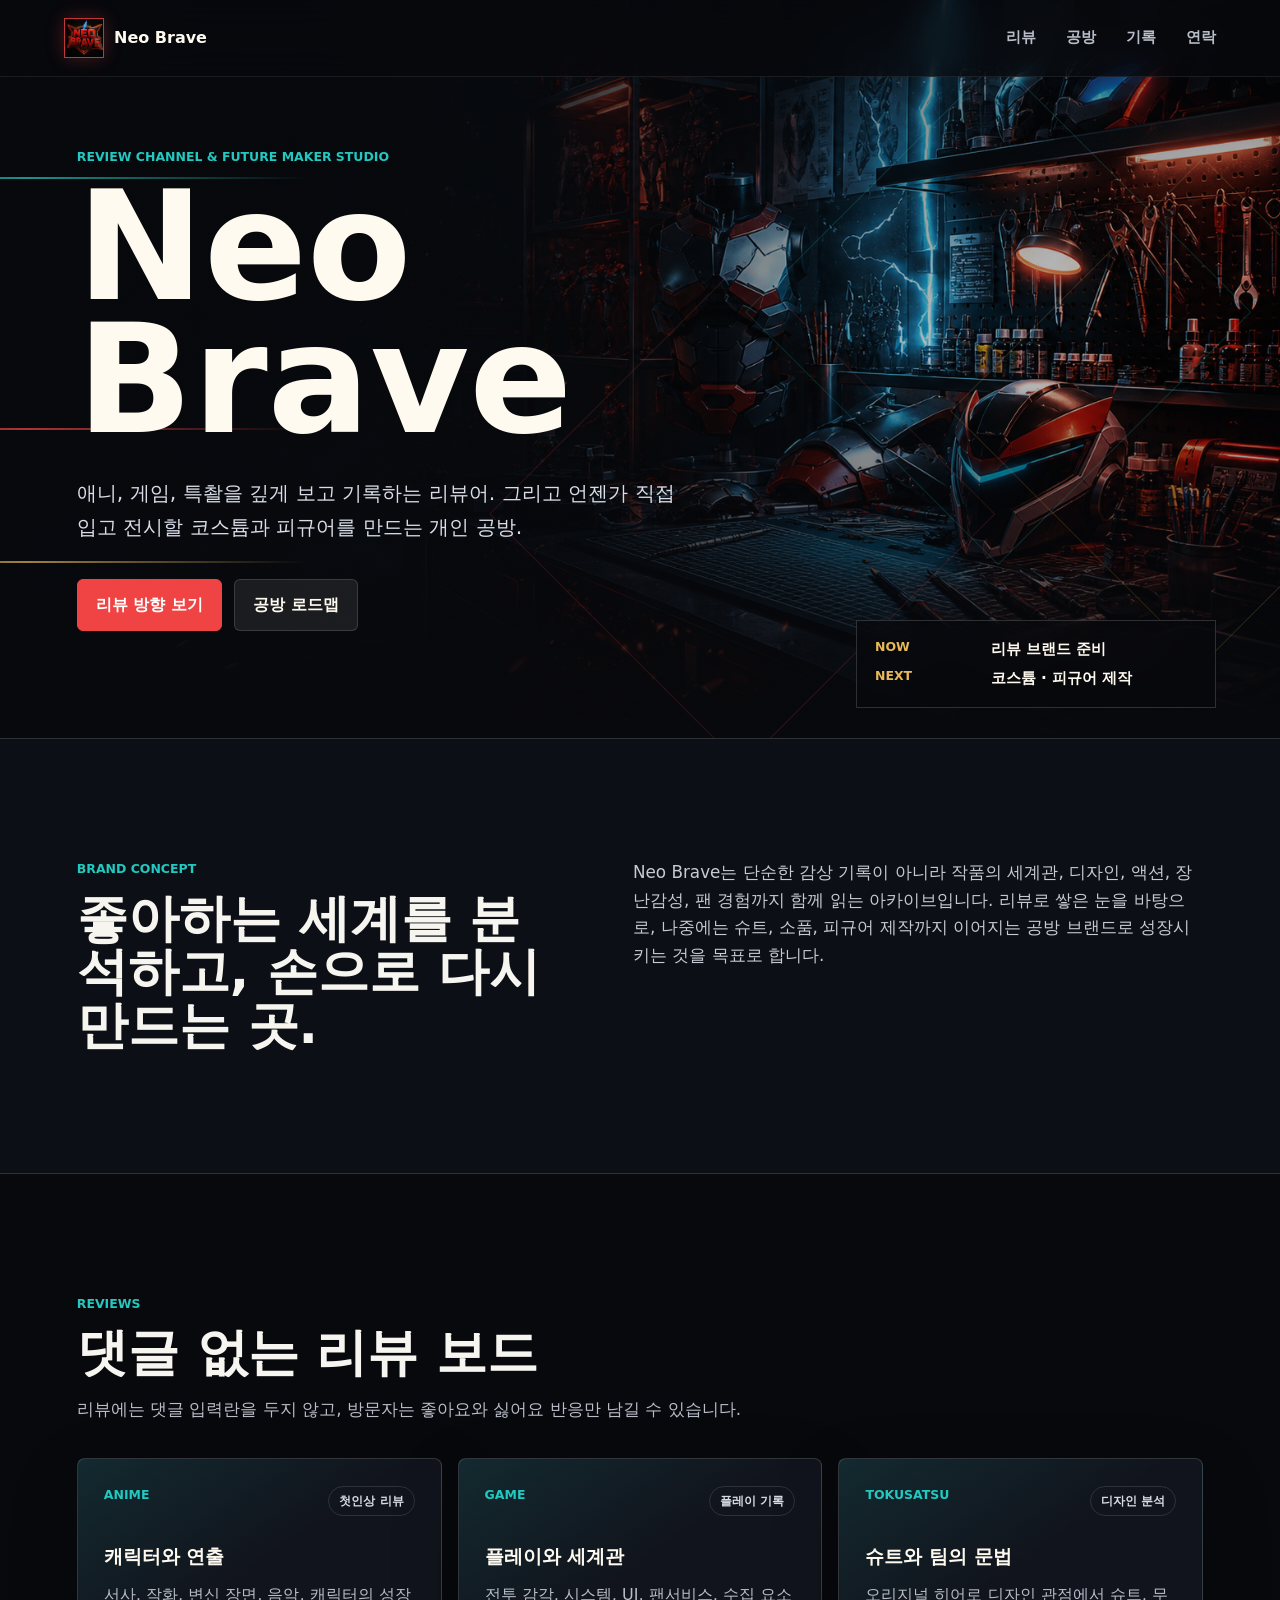
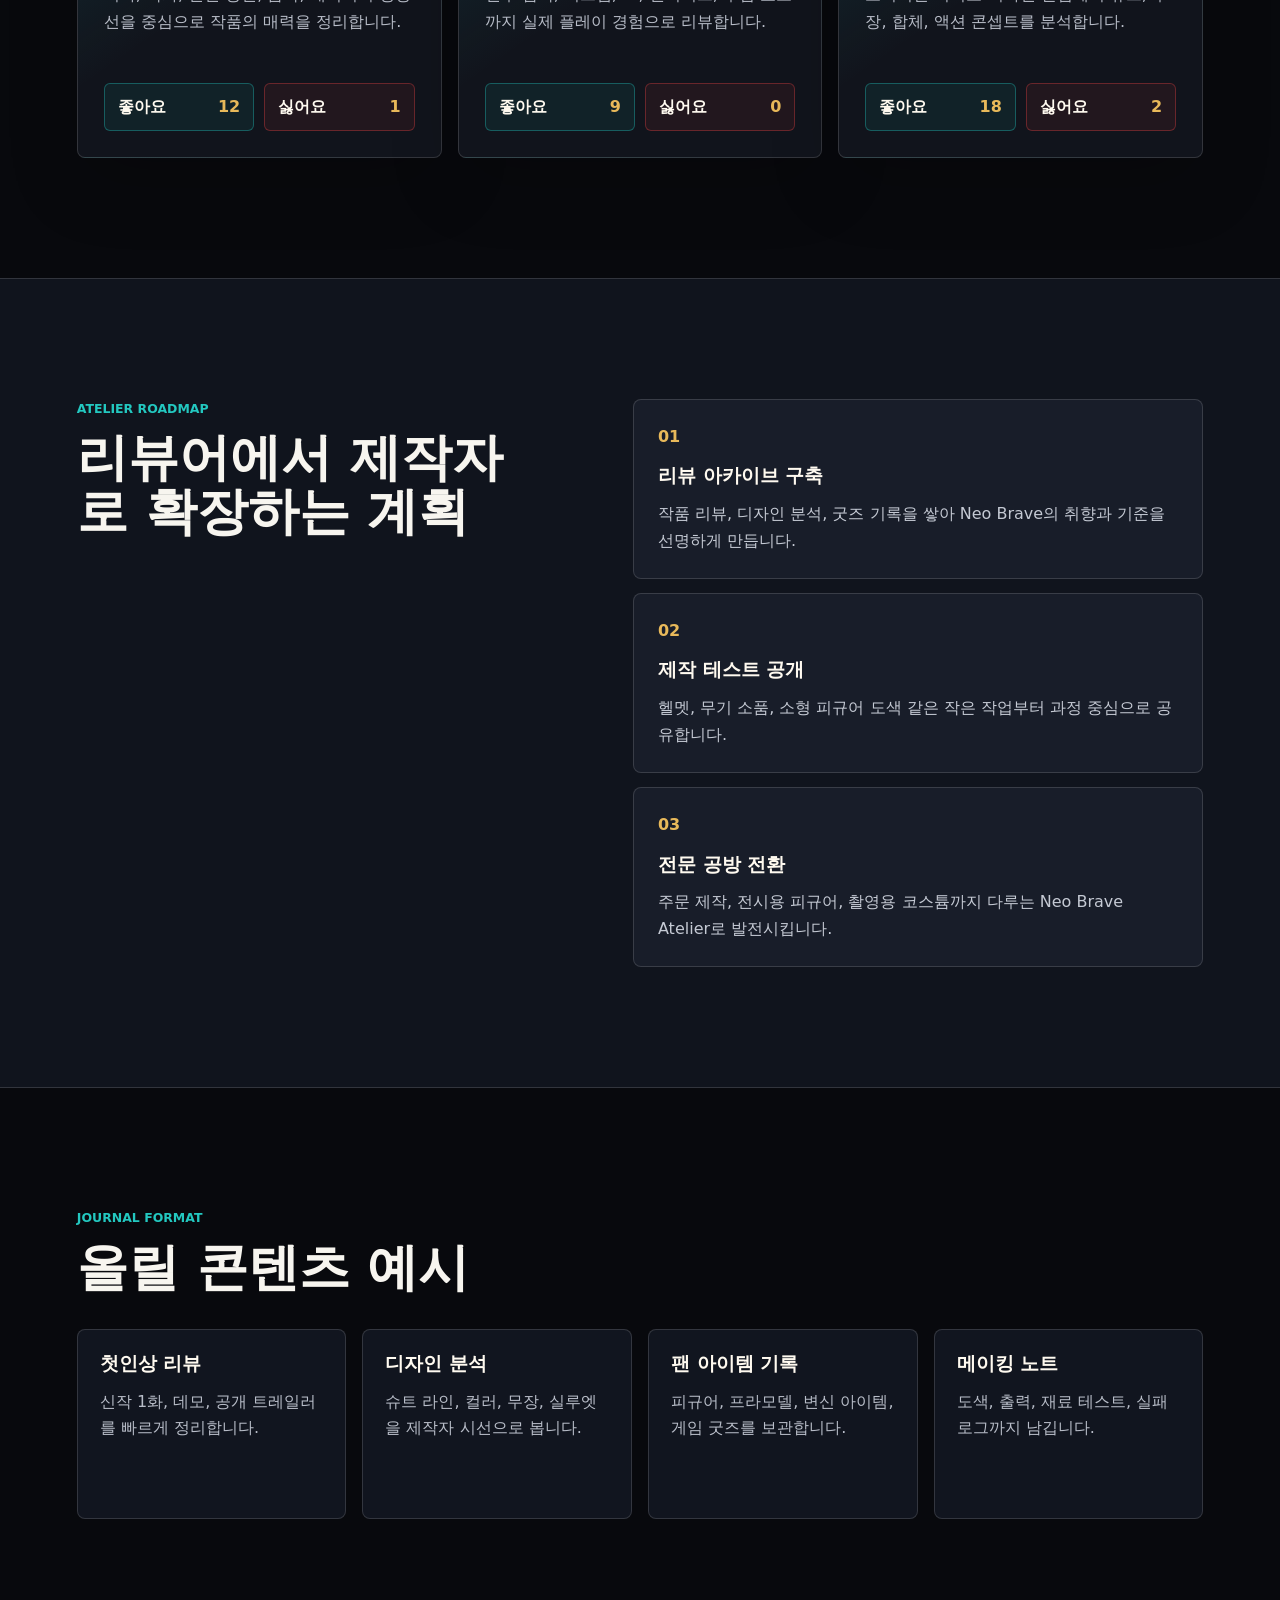
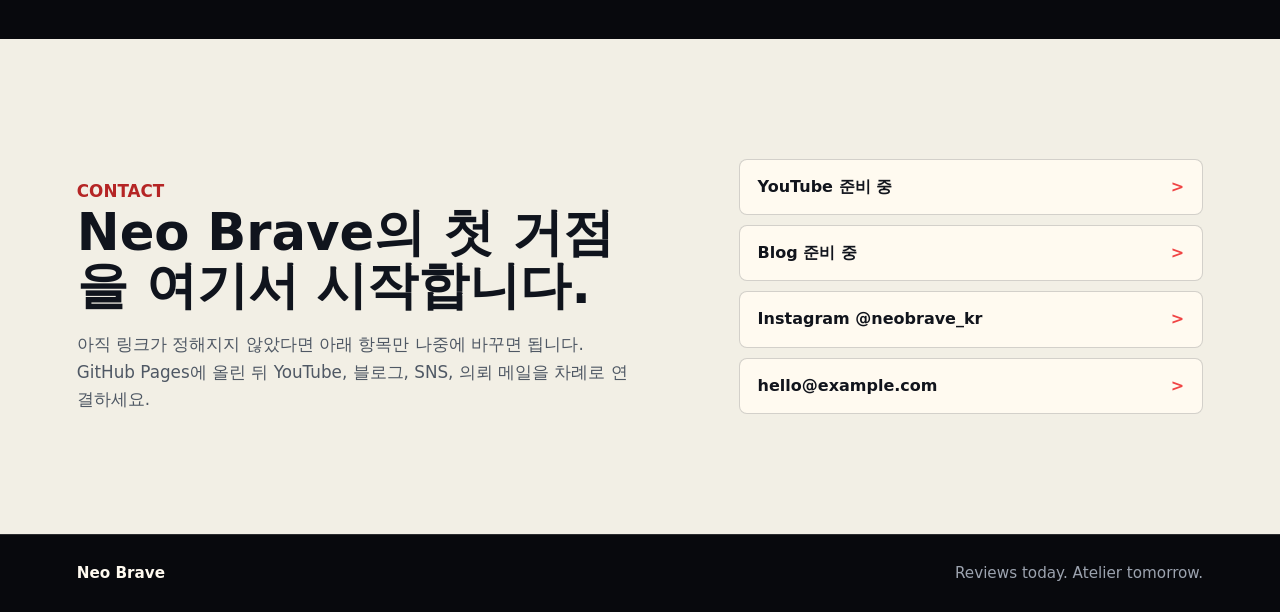
<file: index.html>
<!doctype html>
<html lang="ko">
  <head>
    <meta charset="utf-8" />
    <meta name="viewport" content="width=device-width, initial-scale=1" />
    <meta
      name="description"
      content="Neo Brave는 애니, 게임, 특촬 리뷰에서 출발해 코스튬과 피규어 제작으로 확장하는 개인 제작소입니다."
    />
    <title>Neo Brave | 리뷰와 제작의 개인 공방</title>
    <link rel="stylesheet" href="styles.css" />
  </head>
  <body>
    <header class="site-header" aria-label="주요 메뉴">
      <a class="brand-mark" href="#top" aria-label="Neo Brave 홈">
        <span class="brand-symbol" aria-hidden="true"></span>
        <span>Neo Brave</span>
      </a>
      <nav class="nav-links" aria-label="페이지 이동">
        <a href="#reviews">리뷰</a>
        <a href="#atelier">공방</a>
        <a href="#journal">기록</a>
        <a href="#contact">연락</a>
      </nav>
    </header>

    <main id="top">
      <section class="hero" aria-labelledby="hero-title">
        <img class="hero-image" src="assets/neo-brave-workshop.png" alt="" />
        <div class="hero-shade" aria-hidden="true"></div>
        <div class="motion-grid" aria-hidden="true">
          <span></span>
          <span></span>
          <span></span>
        </div>
        <div class="signal-lines" aria-hidden="true">
          <span></span>
          <span></span>
          <span></span>
        </div>
        <div class="hero-content">
          <p class="eyebrow" data-bind="brand.eyebrow">Review Channel & Future Maker Studio</p>
          <h1 id="hero-title" data-bind="brand.heroTitle">Neo Brave</h1>
          <p class="hero-copy" data-bind="brand.heroCopy">
            애니, 게임, 특촬을 깊게 보고 기록하는 리뷰어. 그리고 언젠가 직접 입고 전시할
            코스튬과 피규어를 만드는 개인 공방.
          </p>
          <div class="hero-actions" aria-label="주요 이동">
            <a class="button primary" href="#reviews">리뷰 방향 보기</a>
            <a class="button secondary" href="#atelier">공방 로드맵</a>
          </div>
        </div>
        <div class="hero-status" aria-label="Neo Brave 현재 상태">
          <span>Now</span>
          <strong data-bind="brand.nowStatus">리뷰 브랜드 준비</strong>
          <span>Next</span>
          <strong data-bind="brand.nextStatus">코스튬 · 피규어 제작</strong>
        </div>
      </section>

      <section class="intro-section" aria-labelledby="intro-title">
        <div class="section-inner split">
          <div>
            <p class="section-kicker">Brand Concept</p>
            <h2 id="intro-title" data-bind="brand.introTitle">좋아하는 세계를 분석하고, 손으로 다시 만드는 곳.</h2>
          </div>
          <p data-bind="brand.introCopy">
            Neo Brave는 단순한 감상 기록이 아니라 작품의 세계관, 디자인, 액션, 장난감성,
            팬 경험까지 함께 읽는 아카이브입니다. 리뷰로 쌓은 눈을 바탕으로, 나중에는
            슈트, 소품, 피규어 제작까지 이어지는 공방 브랜드로 성장시키는 것을 목표로 합니다.
          </p>
        </div>
      </section>

      <section class="content-section" id="reviews" aria-labelledby="reviews-title">
        <div class="section-inner">
          <div class="section-heading">
            <p class="section-kicker">Reviews</p>
            <h2 id="reviews-title">댓글 없는 리뷰 보드</h2>
            <p class="section-note">
              리뷰에는 댓글 입력란을 두지 않고, 방문자는 좋아요와 싫어요 반응만 남길 수 있습니다.
            </p>
          </div>
          <div class="review-board" data-review-list aria-live="polite">
            <article class="review-card is-loading">
              <span class="card-label">Loading</span>
              <h3>리뷰를 불러오는 중</h3>
              <p>리뷰 데이터를 준비하는 중입니다.</p>
            </article>
          </div>
        </div>
      </section>

      <section class="atelier-section" id="atelier" aria-labelledby="atelier-title">
        <div class="section-inner split">
          <div>
            <p class="section-kicker">Atelier Roadmap</p>
            <h2 id="atelier-title">리뷰어에서 제작자로 확장하는 계획</h2>
          </div>
          <div class="timeline" aria-label="공방 성장 단계">
            <article class="timeline-item">
              <span>01</span>
              <h3>리뷰 아카이브 구축</h3>
              <p>작품 리뷰, 디자인 분석, 굿즈 기록을 쌓아 Neo Brave의 취향과 기준을 선명하게 만듭니다.</p>
            </article>
            <article class="timeline-item">
              <span>02</span>
              <h3>제작 테스트 공개</h3>
              <p>헬멧, 무기 소품, 소형 피규어 도색 같은 작은 작업부터 과정 중심으로 공유합니다.</p>
            </article>
            <article class="timeline-item">
              <span>03</span>
              <h3>전문 공방 전환</h3>
              <p>주문 제작, 전시용 피규어, 촬영용 코스튬까지 다루는 Neo Brave Atelier로 발전시킵니다.</p>
            </article>
          </div>
        </div>
      </section>

      <section class="content-section" id="journal" aria-labelledby="journal-title">
        <div class="section-inner">
          <div class="section-heading">
            <p class="section-kicker">Journal Format</p>
            <h2 id="journal-title">올릴 콘텐츠 예시</h2>
          </div>
          <div class="card-grid four">
            <article class="mini-card">
              <h3>첫인상 리뷰</h3>
              <p>신작 1화, 데모, 공개 트레일러를 빠르게 정리합니다.</p>
            </article>
            <article class="mini-card">
              <h3>디자인 분석</h3>
              <p>슈트 라인, 컬러, 무장, 실루엣을 제작자 시선으로 봅니다.</p>
            </article>
            <article class="mini-card">
              <h3>팬 아이템 기록</h3>
              <p>피규어, 프라모델, 변신 아이템, 게임 굿즈를 보관합니다.</p>
            </article>
            <article class="mini-card">
              <h3>메이킹 노트</h3>
              <p>도색, 출력, 재료 테스트, 실패 로그까지 남깁니다.</p>
            </article>
          </div>
        </div>
      </section>

      <section class="contact-section" id="contact" aria-labelledby="contact-title">
        <div class="section-inner contact-layout">
          <div>
            <p class="section-kicker">Contact</p>
            <h2 id="contact-title">Neo Brave의 첫 거점을 여기서 시작합니다.</h2>
            <p>
              아직 링크가 정해지지 않았다면 아래 항목만 나중에 바꾸면 됩니다. GitHub Pages에 올린 뒤
              YouTube, 블로그, SNS, 의뢰 메일을 차례로 연결하세요.
            </p>
          </div>
          <div class="contact-links" data-contact-list aria-label="외부 링크">
            <a href="#" aria-label="YouTube 링크 준비 중">YouTube 준비 중</a>
            <a href="#" aria-label="Blog 링크 준비 중">Blog 준비 중</a>
            <a href="https://www.instagram.com/neobrave_kr/" aria-label="Neo Brave Instagram">Instagram @neobrave_kr</a>
            <a href="mailto:hello@example.com">hello@example.com</a>
          </div>
        </div>
      </section>
    </main>

    <footer class="site-footer">
      <span>Neo Brave</span>
      <span data-bind="brand.footerTagline">Reviews today. Atelier tomorrow.</span>
    </footer>
    <script src="data.js"></script>
    <script src="script.js"></script>
  </body>
</html>
</file>
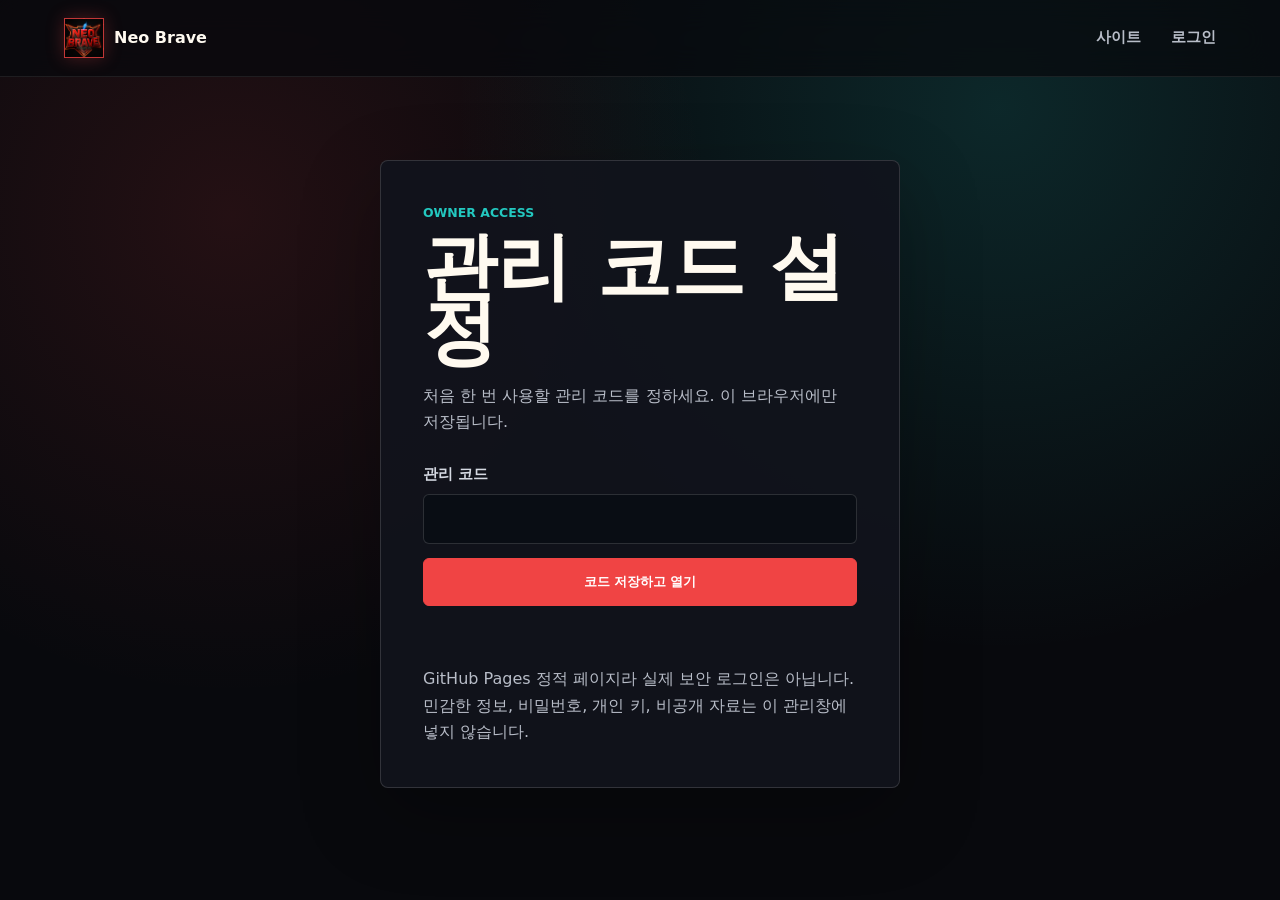
<file: admin.html>
<!doctype html>
<html lang="ko">
  <head>
    <meta charset="utf-8" />
    <meta name="viewport" content="width=device-width, initial-scale=1" />
    <title>Neo Brave 관리창</title>
    <link rel="stylesheet" href="styles.css" />
  </head>
  <body class="admin-page admin-locked">
    <header class="site-header" aria-label="관리 메뉴">
      <a class="brand-mark" href="index.html" aria-label="Neo Brave 홈">
        <span class="brand-symbol">NB</span>
        <span>Neo Brave</span>
      </a>
      <nav class="nav-links" aria-label="관리 이동" data-admin-nav>
        <a href="index.html">사이트</a>
        <a href="#brand-admin" data-admin-private hidden>브랜드</a>
        <a href="#review-admin" data-admin-private hidden>리뷰</a>
        <a href="#contact-admin" data-admin-private hidden>연락</a>
        <button class="nav-button" type="button" data-admin-auth-toggle>로그인</button>
      </nav>
    </header>

    <main class="admin-login-shell" data-admin-login>
      <section class="admin-login-card" aria-labelledby="admin-auth-title">
        <p class="eyebrow">Owner Access</p>
        <h1 id="admin-auth-title" data-admin-auth-title>관리 로그인</h1>
        <p data-admin-auth-copy>관리 코드를 입력하면 관리창이 열립니다.</p>
        <form data-admin-auth-form>
          <label>
            관리 코드
            <input name="passcode" type="password" autocomplete="current-password" required />
          </label>
          <button class="button primary" type="submit" data-admin-auth-button>관리창 열기</button>
        </form>
        <p class="admin-auth-status" data-admin-auth-status aria-live="polite"></p>
        <button class="admin-reset-code" type="button" data-admin-reset-code hidden>
          관리 코드 다시 설정
        </button>
        <p class="admin-help">
          GitHub Pages 정적 페이지라 실제 보안 로그인은 아닙니다. 민감한 정보, 비밀번호, 개인 키,
          비공개 자료는 이 관리창에 넣지 않습니다.
        </p>
      </section>
    </main>

    <main class="admin-shell" data-admin-content hidden>
      <section class="admin-hero" aria-labelledby="admin-title">
        <p class="eyebrow">Owner Control Room</p>
        <h1 id="admin-title">관리창</h1>
        <p>
          사이트 문구, 리뷰 게시글, 연락처를 직접 바꿀 수 있습니다. 댓글 기능은 없고, 리뷰에는
          좋아요와 싫어요 반응만 표시됩니다.
        </p>
      </section>

      <section class="admin-grid" aria-label="관리 패널">
        <form class="admin-panel" id="brand-admin">
          <div class="admin-panel-heading">
            <p class="section-kicker">Brand</p>
            <h2>첫 화면 관리</h2>
          </div>
          <label>
            상단 문구
            <input name="eyebrow" type="text" />
          </label>
          <label>
            메인 이름
            <input name="heroTitle" type="text" />
          </label>
          <label>
            소개 문장
            <textarea name="heroCopy" rows="4"></textarea>
          </label>
          <div class="form-pair">
            <label>
              현재 상태
              <input name="nowStatus" type="text" />
            </label>
            <label>
              다음 목표
              <input name="nextStatus" type="text" />
            </label>
          </div>
          <label>
            브랜드 설명 제목
            <input name="introTitle" type="text" />
          </label>
          <label>
            브랜드 설명 본문
            <textarea name="introCopy" rows="5"></textarea>
          </label>
          <label>
            푸터 문구
            <input name="footerTagline" type="text" />
          </label>
          <button class="button primary" type="submit">브랜드 저장</button>
        </form>

        <section class="admin-panel" id="review-admin">
          <div class="admin-panel-heading">
            <p class="section-kicker">Reviews</p>
            <h2>리뷰 관리</h2>
          </div>
          <form class="review-editor" data-review-form>
            <input name="id" type="hidden" />
            <label>
              분류
              <input name="category" type="text" placeholder="Anime / Game / Tokusatsu" />
            </label>
            <label>
              제목
              <input name="title" type="text" />
            </label>
            <label>
              요약
              <textarea name="summary" rows="4"></textarea>
            </label>
            <div class="form-pair">
              <label>
                태그
                <input name="tag" type="text" />
              </label>
              <label>
                좋아요 기본값
                <input name="likes" type="number" min="0" />
              </label>
            </div>
            <label>
              싫어요 기본값
              <input name="dislikes" type="number" min="0" />
            </label>
            <div class="admin-actions">
              <button class="button primary" type="submit">리뷰 저장</button>
              <button class="button secondary" type="button" data-clear-review>새 리뷰 작성</button>
            </div>
          </form>
          <div class="admin-list" data-review-admin-list aria-live="polite"></div>
        </section>

        <section class="admin-panel" id="contact-admin">
          <div class="admin-panel-heading">
            <p class="section-kicker">Links</p>
            <h2>연락처 관리</h2>
          </div>
          <div class="admin-list" data-contact-admin-list></div>
          <button class="button secondary" type="button" data-add-contact>연락처 추가</button>
        </section>

        <section class="admin-panel wide">
          <div class="admin-panel-heading">
            <p class="section-kicker">Data</p>
            <h2>백업과 초기화</h2>
          </div>
          <p class="admin-help">
            저장한 내용은 이 브라우저에 보관됩니다. 공개 사이트의 기본 내용을 바꾸려면 내보낸 데이터를
            `data.js`에 반영하는 방식으로 확장할 수 있습니다.
          </p>
          <textarea data-data-box rows="10" spellcheck="false"></textarea>
          <div class="admin-actions">
            <button class="button primary" type="button" data-export-data>현재 데이터 보기</button>
            <button class="button secondary" type="button" data-import-data>붙여넣은 데이터 적용</button>
            <button class="button secondary danger" type="button" data-reset-data>초기값으로 되돌리기</button>
          </div>
        </section>
      </section>
    </main>

    <script src="data.js"></script>
    <script src="admin.js"></script>
  </body>
</html>
</file>
<file: styles.css>
:root {
  --bg: #08090d;
  --panel: #11141c;
  --panel-strong: #181d29;
  --text: #f7f5ef;
  --muted: #b8bdc8;
  --line: rgba(255, 255, 255, 0.14);
  --red: #f04444;
  --teal: #23c8c0;
  --gold: #e8b95a;
  --white-soft: #fffaf0;
  --max: 1160px;
  --brand-logo-image: url("assets/neo-brave-logo-animated.png"), url("assets/neo-brave-logo.svg");
  --hero-workshop-image: url("assets/neo-brave-workshop.png");
}

* {
  box-sizing: border-box;
}

[hidden] {
  display: none !important;
}

html {
  scroll-behavior: smooth;
}

body {
  margin: 0;
  min-width: 320px;
  background: var(--bg);
  color: var(--text);
  font-family: "Pretendard", "Noto Sans KR", "Segoe UI", system-ui, sans-serif;
  line-height: 1.65;
}

body::selection {
  background: var(--red);
  color: var(--white-soft);
}

a {
  color: inherit;
  text-decoration: none;
}

.site-header {
  position: fixed;
  inset: 0 0 auto;
  z-index: 10;
  display: flex;
  align-items: center;
  justify-content: space-between;
  gap: 24px;
  padding: 18px clamp(20px, 5vw, 64px);
  background: rgba(8, 9, 13, 0.72);
  border-bottom: 1px solid rgba(255, 255, 255, 0.08);
  backdrop-filter: blur(16px);
}

.brand-mark {
  display: inline-flex;
  align-items: center;
  gap: 10px;
  font-weight: 800;
  color: var(--white-soft);
}

.brand-symbol {
  position: relative;
  overflow: hidden;
  display: inline-grid;
  width: 40px;
  height: 40px;
  place-items: center;
  border: 1px solid rgba(240, 68, 68, 0.8);
  background: #151821;
  color: transparent;
  font-size: 0;
  background-image: var(--brand-logo-image, none);
  background-size: cover, cover;
  background-position: center;
  box-shadow: 0 0 18px rgba(240, 68, 68, 0.28);
}

.brand-symbol::after {
  content: "";
  position: absolute;
  inset: -30%;
  background: linear-gradient(110deg, transparent 35%, rgba(255, 244, 204, 0.9) 48%, rgba(70, 214, 255, 0.55) 53%, transparent 66%);
  mix-blend-mode: screen;
  transform: translateX(-88%) rotate(8deg);
  animation: mark-shine 3.6s ease-in-out infinite;
}

.nav-links {
  display: flex;
  align-items: center;
  gap: clamp(12px, 3vw, 30px);
  color: var(--muted);
  font-size: 0.95rem;
  font-weight: 700;
}

.nav-links a {
  transition: color 160ms ease;
}

.nav-links a:hover {
  color: var(--teal);
}

.nav-button {
  padding: 0;
  border: 0;
  background: transparent;
  color: inherit;
  font: inherit;
  font-weight: 700;
  cursor: pointer;
}

.nav-button:hover {
  color: var(--teal);
}

.hero {
  position: relative;
  isolation: isolate;
  min-height: 82svh;
  display: grid;
  align-items: center;
  padding: 112px clamp(20px, 6vw, 78px) 72px;
  overflow: hidden;
  background-image: var(--hero-workshop-image);
  background-size: cover;
  background-position: center right;
}

.hero-image,
.hero-shade {
  position: absolute;
  inset: 0;
  width: 100%;
  height: 100%;
}

.hero-image {
  z-index: -3;
  object-fit: cover;
  object-position: center right;
  transform: scale(1.02);
  animation: hero-drift 22s ease-in-out infinite alternate;
}

.hero-shade {
  z-index: -2;
  background:
    linear-gradient(90deg, rgba(8, 9, 13, 0.96) 0%, rgba(8, 9, 13, 0.7) 38%, rgba(8, 9, 13, 0.22) 68%, rgba(8, 9, 13, 0.1) 100%),
    linear-gradient(180deg, rgba(8, 9, 13, 0.42) 0%, rgba(8, 9, 13, 0.08) 48%, #08090d 100%);
}

.hero-content {
  position: relative;
  width: min(660px, 100%);
  animation: rise-in 900ms ease both;
}

.motion-grid,
.signal-lines {
  position: absolute;
  inset: 0;
  z-index: -1;
  overflow: hidden;
  pointer-events: none;
}

.motion-grid span {
  position: absolute;
  width: 28vw;
  height: 28vw;
  min-width: 260px;
  min-height: 260px;
  border: 1px solid rgba(35, 200, 192, 0.18);
  transform: rotate(45deg);
  animation: float-panel 12s ease-in-out infinite;
}

.motion-grid span:nth-child(1) {
  right: 8%;
  top: 18%;
}

.motion-grid span:nth-child(2) {
  right: 28%;
  bottom: 6%;
  border-color: rgba(240, 68, 68, 0.16);
  animation-delay: -4s;
}

.motion-grid span:nth-child(3) {
  right: -8%;
  bottom: 20%;
  border-color: rgba(232, 185, 90, 0.16);
  animation-delay: -7s;
}

.signal-lines span {
  position: absolute;
  left: -20%;
  width: 44%;
  height: 2px;
  background: linear-gradient(90deg, transparent, rgba(35, 200, 192, 0.72), transparent);
  animation: signal-sweep 7s linear infinite;
}

.signal-lines span:nth-child(1) {
  top: 24%;
}

.signal-lines span:nth-child(2) {
  top: 58%;
  background: linear-gradient(90deg, transparent, rgba(240, 68, 68, 0.72), transparent);
  animation-delay: -2.2s;
}

.signal-lines span:nth-child(3) {
  top: 76%;
  background: linear-gradient(90deg, transparent, rgba(232, 185, 90, 0.68), transparent);
  animation-delay: -4.4s;
}

.eyebrow,
.section-kicker,
.card-label {
  margin: 0 0 12px;
  color: var(--teal);
  font-size: 0.78rem;
  font-weight: 800;
  text-transform: uppercase;
  letter-spacing: 0;
}

h1,
h2,
h3,
p {
  overflow-wrap: anywhere;
}

h1 {
  margin: 0;
  color: var(--white-soft);
  font-size: clamp(4.2rem, 12vw, 9.5rem);
  line-height: 0.88;
  letter-spacing: 0;
}

h2 {
  margin: 0;
  font-size: clamp(2rem, 4vw, 4.1rem);
  line-height: 1.05;
  letter-spacing: 0;
}

h3 {
  margin: 0 0 12px;
  color: var(--white-soft);
  font-size: 1.2rem;
  line-height: 1.3;
}

.hero-copy {
  max-width: 620px;
  margin: 30px 0 0;
  color: #d8dde7;
  font-size: clamp(1.05rem, 2vw, 1.28rem);
}

.hero-actions {
  display: flex;
  flex-wrap: wrap;
  gap: 12px;
  margin-top: 34px;
}

.button {
  display: inline-flex;
  min-height: 48px;
  align-items: center;
  justify-content: center;
  padding: 12px 18px;
  border: 1px solid var(--line);
  border-radius: 6px;
  font-weight: 800;
  transition:
    transform 160ms ease,
    border-color 160ms ease,
    background 160ms ease;
}

.button:hover {
  transform: translateY(-2px);
}

.button.primary {
  background: var(--red);
  border-color: var(--red);
  color: #fff;
}

.button.secondary {
  background: rgba(255, 255, 255, 0.08);
  color: var(--white-soft);
}

.hero-status {
  position: absolute;
  right: clamp(20px, 5vw, 72px);
  bottom: 30px;
  display: grid;
  grid-template-columns: auto auto;
  gap: 4px 14px;
  width: min(360px, calc(100% - 40px));
  padding: 16px 18px;
  border: 1px solid rgba(255, 255, 255, 0.16);
  background: rgba(8, 9, 13, 0.72);
  backdrop-filter: blur(16px);
}

.hero-status span {
  color: var(--gold);
  font-size: 0.78rem;
  font-weight: 800;
  text-transform: uppercase;
}

.hero-status strong {
  color: var(--white-soft);
  font-size: 0.95rem;
}

.intro-section,
.content-section,
.atelier-section,
.contact-section {
  padding: clamp(64px, 10vw, 120px) clamp(20px, 6vw, 78px);
}

.intro-section {
  background: #0c1016;
  border-top: 1px solid var(--line);
  border-bottom: 1px solid var(--line);
}

.content-section {
  background: var(--bg);
}

.atelier-section {
  background: #10141d;
  border-block: 1px solid var(--line);
}

.contact-section {
  background: #f2efe5;
  color: #10141d;
}

.section-inner {
  width: min(var(--max), 100%);
  margin: 0 auto;
}

.split {
  display: grid;
  grid-template-columns: minmax(0, 0.9fr) minmax(320px, 1.1fr);
  gap: clamp(32px, 7vw, 92px);
  align-items: start;
}

.split > p,
.contact-layout p {
  margin: 0;
  color: var(--muted);
  font-size: 1.05rem;
}

.intro-section .split > p,
.atelier-section .timeline p {
  color: #c5cad4;
}

.section-heading {
  max-width: 720px;
  margin-bottom: 34px;
}

.section-note {
  margin: 16px 0 0;
  color: var(--muted);
  font-size: 1.05rem;
}

.card-grid {
  display: grid;
  gap: 16px;
}

.card-grid.three {
  grid-template-columns: repeat(3, minmax(0, 1fr));
}

.card-grid.four {
  grid-template-columns: repeat(4, minmax(0, 1fr));
}

.feature-card,
.mini-card,
.timeline-item {
  border: 1px solid var(--line);
  border-radius: 8px;
  background: var(--panel);
}

.feature-card {
  min-height: 260px;
  padding: 26px;
  display: flex;
  flex-direction: column;
  justify-content: flex-end;
}

.feature-card p,
.mini-card p {
  margin: 0;
  color: var(--muted);
}

.feature-card:nth-child(2) {
  background: #141a22;
  border-color: rgba(35, 200, 192, 0.34);
}

.feature-card:nth-child(3) {
  background: #18151a;
  border-color: rgba(240, 68, 68, 0.34);
}

.review-board {
  display: grid;
  grid-template-columns: repeat(3, minmax(0, 1fr));
  gap: 16px;
}

.review-card {
  min-height: 300px;
  display: flex;
  flex-direction: column;
  justify-content: space-between;
  padding: 26px;
  border: 1px solid var(--line);
  border-radius: 8px;
  background:
    linear-gradient(145deg, rgba(35, 200, 192, 0.12), transparent 42%),
    #11141c;
  box-shadow: 0 24px 70px rgba(0, 0, 0, 0.18);
}

.review-card.reveal-card {
  opacity: 0;
  transform: translateY(22px);
  transition:
    opacity 500ms ease,
    transform 500ms ease,
    border-color 180ms ease;
}

.review-card.reveal-card.is-visible {
  opacity: 1;
  transform: translateY(0);
}

.review-card:hover {
  border-color: rgba(35, 200, 192, 0.44);
}

.review-card-top {
  display: flex;
  align-items: center;
  justify-content: space-between;
  gap: 12px;
  margin-bottom: 28px;
}

.review-tag {
  display: inline-flex;
  min-height: 28px;
  align-items: center;
  padding: 4px 10px;
  border: 1px solid rgba(255, 255, 255, 0.12);
  border-radius: 999px;
  color: #d6dbe5;
  font-size: 0.78rem;
  font-weight: 800;
  white-space: nowrap;
}

.review-card p {
  margin: 0 0 24px;
  color: var(--muted);
}

.reaction-row {
  display: grid;
  grid-template-columns: repeat(2, minmax(0, 1fr));
  gap: 10px;
  margin-top: auto;
}

.reaction-button {
  display: flex;
  min-height: 48px;
  align-items: center;
  justify-content: space-between;
  gap: 8px;
  padding: 10px 13px;
  border: 1px solid rgba(35, 200, 192, 0.36);
  border-radius: 6px;
  background: rgba(35, 200, 192, 0.08);
  color: var(--white-soft);
  font: inherit;
  font-weight: 800;
  cursor: pointer;
  transition:
    transform 150ms ease,
    background 150ms ease,
    border-color 150ms ease;
}

.reaction-button:hover,
.reaction-button.is-active {
  transform: translateY(-2px);
  border-color: var(--teal);
  background: rgba(35, 200, 192, 0.18);
}

.reaction-button.dislike {
  border-color: rgba(240, 68, 68, 0.34);
  background: rgba(240, 68, 68, 0.08);
}

.reaction-button.dislike:hover,
.reaction-button.dislike.is-active {
  border-color: var(--red);
  background: rgba(240, 68, 68, 0.16);
}

.reaction-button strong {
  color: var(--gold);
}

.timeline {
  display: grid;
  gap: 14px;
}

.timeline-item {
  padding: 24px;
  background: var(--panel-strong);
}

.timeline-item span {
  display: inline-block;
  margin-bottom: 14px;
  color: var(--gold);
  font-weight: 900;
}

.timeline-item p {
  margin: 0;
}

.mini-card {
  min-height: 190px;
  padding: 22px;
  background: #11151f;
}

.contact-layout {
  display: grid;
  grid-template-columns: minmax(0, 1.1fr) minmax(320px, 0.9fr);
  gap: clamp(32px, 8vw, 94px);
  align-items: end;
}

.contact-section .section-kicker {
  color: #b52525;
}

.contact-section h2 {
  color: #10141d;
}

.contact-layout p {
  margin-top: 18px;
  color: #4f5864;
}

.contact-links {
  display: grid;
  gap: 10px;
}

.contact-links a {
  display: flex;
  min-height: 54px;
  align-items: center;
  justify-content: space-between;
  padding: 14px 18px;
  border: 1px solid rgba(16, 20, 29, 0.18);
  border-radius: 8px;
  background: #fffaf0;
  color: #11141c;
  font-weight: 800;
}

.contact-links a::after {
  content: ">";
  color: var(--red);
}

.site-footer {
  display: flex;
  flex-wrap: wrap;
  justify-content: space-between;
  gap: 12px;
  padding: 26px clamp(20px, 6vw, 78px);
  background: #08090d;
  color: #9ca3af;
  border-top: 1px solid var(--line);
  font-size: 0.95rem;
}

.site-footer span:first-child {
  color: var(--white-soft);
  font-weight: 900;
}

.admin-page {
  background:
    radial-gradient(circle at 78% 12%, rgba(35, 200, 192, 0.16), transparent 34rem),
    radial-gradient(circle at 18% 24%, rgba(240, 68, 68, 0.12), transparent 30rem),
    var(--bg);
}

.admin-shell {
  padding: 128px clamp(20px, 6vw, 78px) 80px;
}

.admin-login-shell {
  min-height: 100svh;
  display: grid;
  align-items: center;
  padding: 128px clamp(20px, 6vw, 78px) 80px;
}

.admin-login-card {
  width: min(520px, 100%);
  margin: 0 auto;
  padding: clamp(24px, 5vw, 42px);
  border: 1px solid var(--line);
  border-radius: 8px;
  background: rgba(17, 20, 28, 0.94);
  box-shadow: 0 26px 80px rgba(0, 0, 0, 0.28);
}

.admin-login-card h1 {
  font-size: clamp(2.6rem, 7vw, 4.6rem);
}

.admin-login-card p:not(.eyebrow) {
  margin: 18px 0 0;
  color: var(--muted);
}

.admin-login-card form {
  display: grid;
  gap: 14px;
  margin-top: 26px;
}

.admin-login-card label {
  display: grid;
  gap: 8px;
  color: #d5d9e2;
  font-size: 0.92rem;
  font-weight: 800;
}

.admin-login-card input {
  width: 100%;
  border: 1px solid rgba(255, 255, 255, 0.14);
  border-radius: 6px;
  background: #090d14;
  color: var(--text);
  font: inherit;
  padding: 12px 13px;
}

.admin-auth-status {
  min-height: 1.5em;
  font-weight: 800;
}

.admin-auth-status.is-error {
  color: #ffb6b6;
}

.admin-reset-code {
  margin-top: 10px;
  padding: 0;
  border: 0;
  background: transparent;
  color: var(--gold);
  font: inherit;
  font-weight: 800;
  cursor: pointer;
}

.admin-reset-code:hover {
  color: var(--teal);
}

.admin-hero,
.admin-grid {
  width: min(var(--max), 100%);
  margin: 0 auto;
}

.admin-hero {
  padding: 52px 0 34px;
}

.admin-hero h1 {
  font-size: clamp(3.2rem, 8vw, 6.4rem);
}

.admin-hero p:not(.eyebrow) {
  max-width: 760px;
  margin: 24px 0 0;
  color: var(--muted);
  font-size: 1.08rem;
}

.admin-grid {
  display: grid;
  grid-template-columns: minmax(0, 1fr) minmax(0, 1fr);
  gap: 18px;
}

.admin-panel {
  padding: 24px;
  border: 1px solid var(--line);
  border-radius: 8px;
  background: rgba(17, 20, 28, 0.92);
}

.admin-panel.wide {
  grid-column: 1 / -1;
}

.admin-panel-heading {
  margin-bottom: 20px;
}

.admin-panel h2 {
  font-size: clamp(1.5rem, 3vw, 2.35rem);
}

.admin-panel label {
  display: grid;
  gap: 8px;
  margin-bottom: 14px;
  color: #d5d9e2;
  font-size: 0.92rem;
  font-weight: 800;
}

.admin-panel input,
.admin-panel textarea {
  width: 100%;
  border: 1px solid rgba(255, 255, 255, 0.14);
  border-radius: 6px;
  background: #090d14;
  color: var(--text);
  font: inherit;
  padding: 12px 13px;
}

.admin-panel textarea {
  resize: vertical;
}

.form-pair {
  display: grid;
  grid-template-columns: repeat(2, minmax(0, 1fr));
  gap: 12px;
}

.admin-actions {
  display: flex;
  flex-wrap: wrap;
  gap: 10px;
}

.admin-actions.compact {
  justify-content: flex-end;
}

.admin-list {
  display: grid;
  gap: 10px;
  margin-top: 16px;
}

.admin-list-item,
.contact-editor {
  display: grid;
  gap: 12px;
  padding: 14px;
  border: 1px solid rgba(255, 255, 255, 0.12);
  border-radius: 8px;
  background: rgba(255, 255, 255, 0.04);
}

.admin-list-item {
  grid-template-columns: minmax(0, 1fr) auto;
  align-items: center;
}

.admin-list-item strong,
.admin-list-item span {
  display: block;
}

.admin-list-item span {
  margin-top: 4px;
  color: var(--muted);
  font-size: 0.92rem;
}

.contact-editor {
  grid-template-columns: minmax(0, 1fr) minmax(0, 1fr) auto;
  align-items: end;
}

.admin-help {
  margin: 0 0 16px;
  color: var(--muted);
}

.button.danger,
.button.secondary.danger {
  border-color: rgba(240, 68, 68, 0.4);
  color: #ffd9d9;
}

@keyframes hero-drift {
  from {
    transform: scale(1.04) translate3d(0, 0, 0);
  }

  to {
    transform: scale(1.1) translate3d(1.5%, -1.2%, 0);
  }
}

@keyframes float-panel {
  0%,
  100% {
    transform: translate3d(0, 0, 0) rotate(45deg);
  }

  50% {
    transform: translate3d(18px, -22px, 0) rotate(48deg);
  }
}

@keyframes signal-sweep {
  from {
    transform: translateX(0);
  }

  to {
    transform: translateX(330%);
  }
}

@keyframes mark-shine {
  0%,
  45% {
    opacity: 0;
    transform: translateX(-88%) rotate(8deg);
  }

  58% {
    opacity: 0.9;
  }

  78%,
  100% {
    opacity: 0;
    transform: translateX(88%) rotate(8deg);
  }
}

@keyframes rise-in {
  from {
    opacity: 0;
    transform: translateY(18px);
  }

  to {
    opacity: 1;
    transform: translateY(0);
  }
}

@keyframes logo-float {
  0%,
  100% {
    transform: translate3d(0, 0, 0) rotate(-1deg);
  }

  50% {
    transform: translate3d(0, -12px, 0) rotate(1.4deg);
  }
}

@keyframes logo-breathe {
  0%,
  100% {
    filter: drop-shadow(0 0 8px rgba(240, 68, 68, 0.35));
  }

  50% {
    filter: drop-shadow(0 0 22px rgba(240, 68, 68, 0.68)) drop-shadow(0 0 18px rgba(35, 200, 192, 0.22));
  }
}

@keyframes lightning-flicker {
  0%,
  58%,
  64%,
  67%,
  100% {
    opacity: 0;
    transform: translate3d(0, 0, 0) scaleY(0.96);
  }

  59% {
    opacity: 0.95;
    transform: translate3d(-2px, -2px, 0) scaleY(1.08);
  }

  61% {
    opacity: 0.25;
    transform: translate3d(2px, 1px, 0) scaleY(0.92);
  }

  63%,
  66% {
    opacity: 1;
    transform: translate3d(0, -1px, 0) scaleY(1.12);
  }
}

@keyframes logo-light-burst {
  0%,
  58%,
  64%,
  67%,
  100% {
    opacity: 0;
  }

  59% {
    opacity: 0.62;
  }

  61% {
    opacity: 0.16;
  }

  63%,
  66% {
    opacity: 0.74;
  }
}

@keyframes logo-shine {
  0%,
  42% {
    transform: translateX(-90%) rotate(8deg);
    opacity: 0;
  }

  52% {
    opacity: 0.75;
  }

  68%,
  100% {
    transform: translateX(95%) rotate(8deg);
    opacity: 0;
  }
}

@media (max-width: 900px) {
  .site-header {
    position: absolute;
    align-items: flex-start;
    flex-direction: column;
    gap: 14px;
  }

  .nav-links {
    width: 100%;
    justify-content: space-between;
  }

  .hero {
    min-height: 78svh;
    padding-top: 154px;
  }

  .hero-shade {
    background:
      linear-gradient(90deg, rgba(8, 9, 13, 0.96) 0%, rgba(8, 9, 13, 0.68) 64%, rgba(8, 9, 13, 0.18) 100%),
      linear-gradient(180deg, rgba(8, 9, 13, 0.4) 0%, #08090d 100%);
  }

  .split,
  .contact-layout {
    grid-template-columns: 1fr;
  }

  .card-grid.three,
  .card-grid.four,
  .review-board {
    grid-template-columns: repeat(2, minmax(0, 1fr));
  }

  .hero-status {
    position: static;
    margin-top: 34px;
  }

  .admin-shell {
    padding-top: 168px;
  }

  .admin-grid {
    grid-template-columns: 1fr;
  }

  .contact-editor,
  .admin-list-item {
    grid-template-columns: 1fr;
  }
}

@media (max-width: 620px) {
  .brand-symbol {
    width: 36px;
    height: 36px;
  }

  .nav-links {
    gap: 8px;
    font-size: 0.86rem;
  }

  .hero {
    min-height: auto;
    padding-bottom: 56px;
  }

  h1 {
    font-size: 4.4rem;
  }

  h2 {
    font-size: 2rem;
  }

  .hero-actions,
  .button {
    width: 100%;
  }

  .card-grid.three,
  .card-grid.four,
  .review-board {
    grid-template-columns: 1fr;
  }

  .feature-card,
  .mini-card,
  .timeline-item {
    min-height: auto;
    padding: 22px;
  }

  .contact-links a {
    align-items: flex-start;
    gap: 12px;
  }

  .review-card-top,
  .reaction-row,
  .form-pair {
    grid-template-columns: 1fr;
  }

  .review-card-top {
    align-items: flex-start;
    flex-direction: column;
  }
}

@media (prefers-reduced-motion: reduce) {
  *,
  *::before,
  *::after {
    scroll-behavior: auto !important;
    animation-duration: 1ms !important;
    animation-iteration-count: 1 !important;
    transition-duration: 1ms !important;
  }
}
</file>
